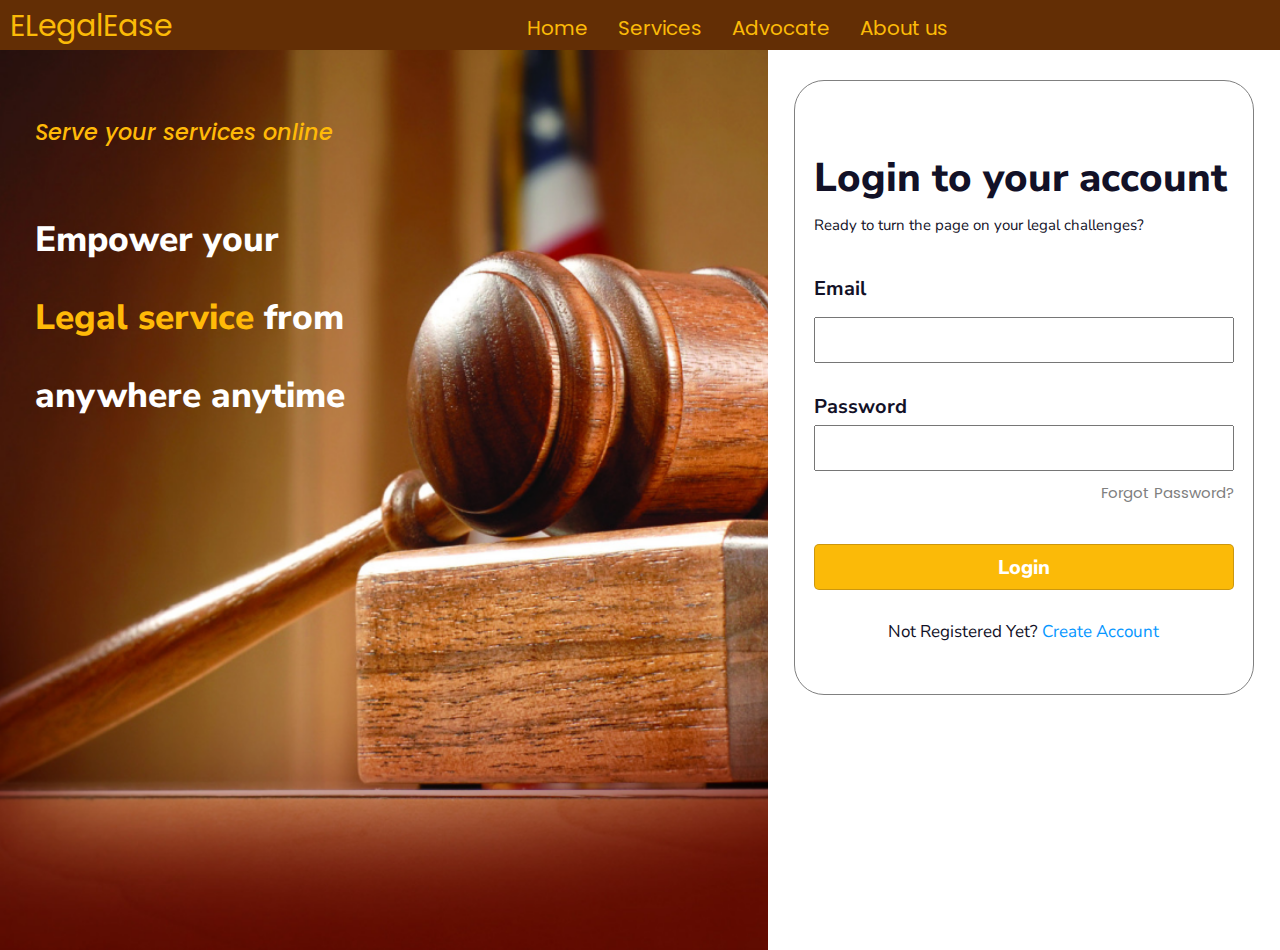
<file: Web pages/Login page for LSP/index.html>
<!DOCTYPE html>
<html lang="en">
<head>
    <meta charset="UTF-8">
    <meta name="viewport" content="width=device-width, initial-scale=1.0">
    <title>Login page for Lsp</title>
    <link rel="preconnect" href="https://fonts.googleapis.com">
<link rel="preconnect" href="https://fonts.gstatic.com" crossorigin>
<script src="https://cdnjs.cloudflare.com/ajax/libs/jquery/2.1.3/jquery.min.js"></script>
<script src="https://cdnjs.cloudflare.com/ajax/libs/twitter-bootstrap/3.3.7/js/bootstrap.min.js"></script>
<link rel="stylesheet" href="https://cdnjs.cloudflare.com/ajax/libs/twitter-bootstrap/3.3.7/css/bootstrap.min.css">
<link href="https://fonts.googleapis.com/css2?family=Nunito+Sans:opsz@6..12&family=Poppins&display=swap" rel="stylesheet">
    <link rel="stylesheet" href="style.css">
</head>
<body>
    <div id="main">
        <!-- <div id="nav">
                <div id="logo-container">
                    <a href="#"><h1 style="color:  #FBBA08;">ELegalEase</h1></a>
                </div>
                <div id="pages-link">
                    <a href="#"><h3>Home</h3></a>
                    <a href="#"><h3>Services</h3></a>
                    <a href="#"><h3>Advocate</h3></a>
                    <a href="#"><h3>About Us</h3></a>
                </div>
        </div> -->

<nav class="navbar navbar-inverse navbar-static-top" role="navigation" style=" margin: 0;background-color: #632E05;border:none;width:100vw;">
    
  <div class="container2">
    <div class="navbar-header" style="width: 100vw;height:0px;">
      <button type="button" class="navbar-toggle collapsed" data-toggle="collapse" data-target="#bs-example-navbar-collapse-1" >
                    <span class="sr-only">Toggle navigation</span>
                    <span class="icon-bar"></span>
                    <span class="icon-bar"></span>
                    <span class="icon-bar"></span>
                </button>
    </div>
 <p style="font-size:30px;text-align:center;color:#FBBA08;font:bolder;padding-left:10px; margin-top:5px;" id="name">ELegalEase</p>
    <!-- Collect the nav links, forms, and other content for toggling -->
    <div class="collapse navbar-collapse" id="bs-example-navbar-collapse-1" style="padding-bottom:30px;">
      <ul class="nav navbar-nav" style="width:100vw;font-size:20px;text-align:center;" id="navP1">
        <li class="page-link" style="text-align:center" ><a style="text-decoration: none;color:#FBBA08;" href="#">Home</a></li>
        <li class="page-link" style="text-align:center" ><a style="text-decoration: none;color:#FBBA08;" href="#">Services</a></li>
        <li class="page-link" style="text-align:center" ><a style="text-decoration: none;color:#FBBA08;" href="#">Advocate</a></li>
        <li class="page-link" style="text-align:center" ><a style="text-decoration: none;color:#FBBA08;" href="#">About us</a></li>
      </ul>
    </div>
  </div>
</nav>

        <div id="container">
            <div id="leftside">
                <div id="heading">
                    <h2><i>Serve your services online</i></h2>
                </div>
                <div id="description">
                    <h1>Empower your</h1>
                        <div class="yellow">
                            <h1 id="yellow">Legal service</h1>
                            <h1 id="white">from</h1>
                        </div>
                    <h1>anywhere anytime</h1>
                </div>
            </div>
            <div id="rightside">
              <div id="login-form">
                <form>
                <div class="heading">
                      <h1 >
                    Login to your account
                  </h1>
                </div>
                <div class="sh">
                    <h5>
                        Ready to turn the page on your legal challenges?
                    </h5>
                </div>

                <div style="display: flex; flex-direction:column; margin-top:40px;">
                    <label for="Email" style="color: #121127;
                                font-family: Nunito Sans;
                                font-size: 20px;
                                font-style: normal;
                                font-weight: 700;
                                line-height: normal;">
                        Email

                    </label> <input type="email" name="email" style="margin-top: 10px; margin-bottom:30px;">
                    <label for="password" style="color: #121127;
                               font-family: Nunito Sans;
                               font-size: 20px;
                               font-style: normal;
                               font-weight: 700;
                               line-height: normal;">
                     Password
                    </label>   <input type="password" name="password">

                </div>
                
                <div style="color: #808080;
                            font-family: Nunito Sans;
                            font-size: 15px;
                            font-style: normal;
                            margin-top:10px;
                            font-weight: 400;
                            line-height: normal;
                            text-align:end;
                             ">
                             <span style="cursor:pointer">
                                 Forgot Password?
                             </span>
                   
                </div>

                <div>
                    <button class="login">
                        Login
                    </button>
                </div>

                <div style="color: #121127;
                           font-family: Nunito Sans;
                           text-align:center;
                           margin-top:30px;
                           font-size: 17px;
                           font-style: normal;
                           font-weight: 400;
                           line-height: normal;">
                    Not Registered Yet? <span style="color: #0797FF;
                           font-family: Nunito Sans;
                           font-size: 17px;
                           font-style: normal;
                           font-weight: 400;
                           line-height: normal;
                           cursor:pointer;">Create Account</span>
                </div>

                  
                </form>
              </div>
        </div>
        </div>


 
    </div>
</body>
</html>
</file>
<file: Web pages/Login page for LSP/style.css>
*{
    margin: 0;
    padding: 0;
    box-sizing: border-box;
    font-family: 'Nunito Sans', sans-serif;
font-family: 'Poppins', sans-serif;
flex-wrap: wrap;


}

body{
    overflow-x: hidden;
}

input{
    padding-left: 10px;
}

#main{
    display: flex;
    width: 100%;
    height: 100%;
  
}
#container{
    width: 100%;  
    display: flex;
    justify-content: center;
    height: 100%;
 
}




#nav{
    width: 100%;
    height: 80px;
    background-color: #632E05;
    color: white;
    display:flex;
    align-items: center;
    justify-content:space-between;
    border-radius: 3px;
}


.hp{
    color: #808080;
}
#logo-container{

    padding-left: 30px;
}
#logo-container a{
    color: rgb(245, 191, 54);
    text-decoration: none;
 
}

#leftside{
    width: 60%;
    
    height: 100vh;
    background-image: url('Court\ Hammer.png');
    background-repeat: no-repeat;
    background-size: cover;
    overflow: hidden;
}
#heading h2{
    color: rgb(255, 186, 8);
    font-size: 1.75vw;
    padding-left: 35px;
    padding-top: 50px;
}
#description{
    padding-left: 35px;
    padding-top: 40px;
}


#description h1{
    color: white;
    font-size: 2.75vw;
}
#description #yellow {
    color: rgb(255, 186, 8);
}
.yellow{
    display: flex;
    gap: 10px;
}
.yellow #white {
    color: white;
}

#rightside{
    width: 40%;
    display: flex;
    height: 100vh;
    justify-content: center;
    
}

.page-link:hover{
  transform: scale(1.1);
  transition:all;
  transition-duration: 0.5s;
}

#login-form{
    height: 615px;
    width: 90%;
 display: inline-flex;
flex-direction: column;
margin-top: 30px;
align-items: center;
border-radius: 30px;
padding-top: 50px;
border: 1px solid #808080;
}

.container2{
    display: flex;
    align-items: center;
}
   
h1{
    color: #121127;
font-family: Nunito Sans;
font-size: 40px;
font-style: normal;
font-weight: 800;
line-height: normal;
}
input{
    width: 420px;
height: 46px;
flex-shrink: 0;
fill: #FFF;
stroke-width: 1px;
stroke: rgba(128, 128, 128, 0.50);
}
h5{
    color: #121127;
font-family: Nunito Sans;
font-size: 15px;
font-style: normal;
font-weight: 400;
line-height: normal;
}

.login{
    border-radius: 5px;
border: 1px solid rgba(18, 17, 39, 0.20);
background: #FBBA08;
width: 420px;
height: 46px;
color: #FFF;
font-family: Nunito Sans;
margin-top: 40px;
font-size: 20px;
position: relative;
    z-index: 1;

        transition: all 0.5s;
font-style: normal;
font-weight: 800;
cursor:pointer;
line-height: normal;
flex-shrink: 0;
}


.login::before{
     content: "";
    position: absolute;
    background-color:#DE970B;
    top: 0px;
    left: 0;
    right: 0;
    bottom: 0px;
    z-index: -1;
    transform: scaleX(0);
    transform-origin: left;
    transition: all 0.8s;
}

.login:hover::before{
    transform: scaleX(1);
}


.footer{
    display: flex;
    width: 100vw;
    justify-content: space-between;
    align-items: center;
}

#navP1
{
    height: 30px;
    padding-left:40vw;
}





@media(max-width:765px)
{
    #navP1
    {
        height: 20vh;
        padding: 0;
        padding-left: 0px;

    }


}




@media (max-width:1200px) {
    #leftside{
        display: hidden;
        height: 0;
        width: 0;
    }

    #rightside{
        width: 100vw;
      
    }

    

}






@media (max-width:600px) {
    #nav{
        justify-content:space-between;
           
        align-items: center;
        gap: 10px;
        height: 100px;
    }

    #pages-link a{
        padding-left: 10px;
   color: white;
   text-decoration: none;
   font-size:12px;
  
}
#pages-link{
     gap:30px;
     padding-right: 0;
}

#login-form{
    width: 90%;
    
}

h1{
    font-size: 30px;
}

input{
    width: 100%;
}

.login{
    width: 100%;
}


}

@media (max-width:400px) {
     #pages-link a{
   font-size:8px;
  
}

#login-form{
    width: 95%;
}
}


@media (max-width:350px) {
    #login-form{
        border: none;
    }
}

@media(min-width:765px)
{
   
    #navP1{
        transform: translateY(-55px);
    }

    .container2{
        height: 0;
    }
}
</file>
